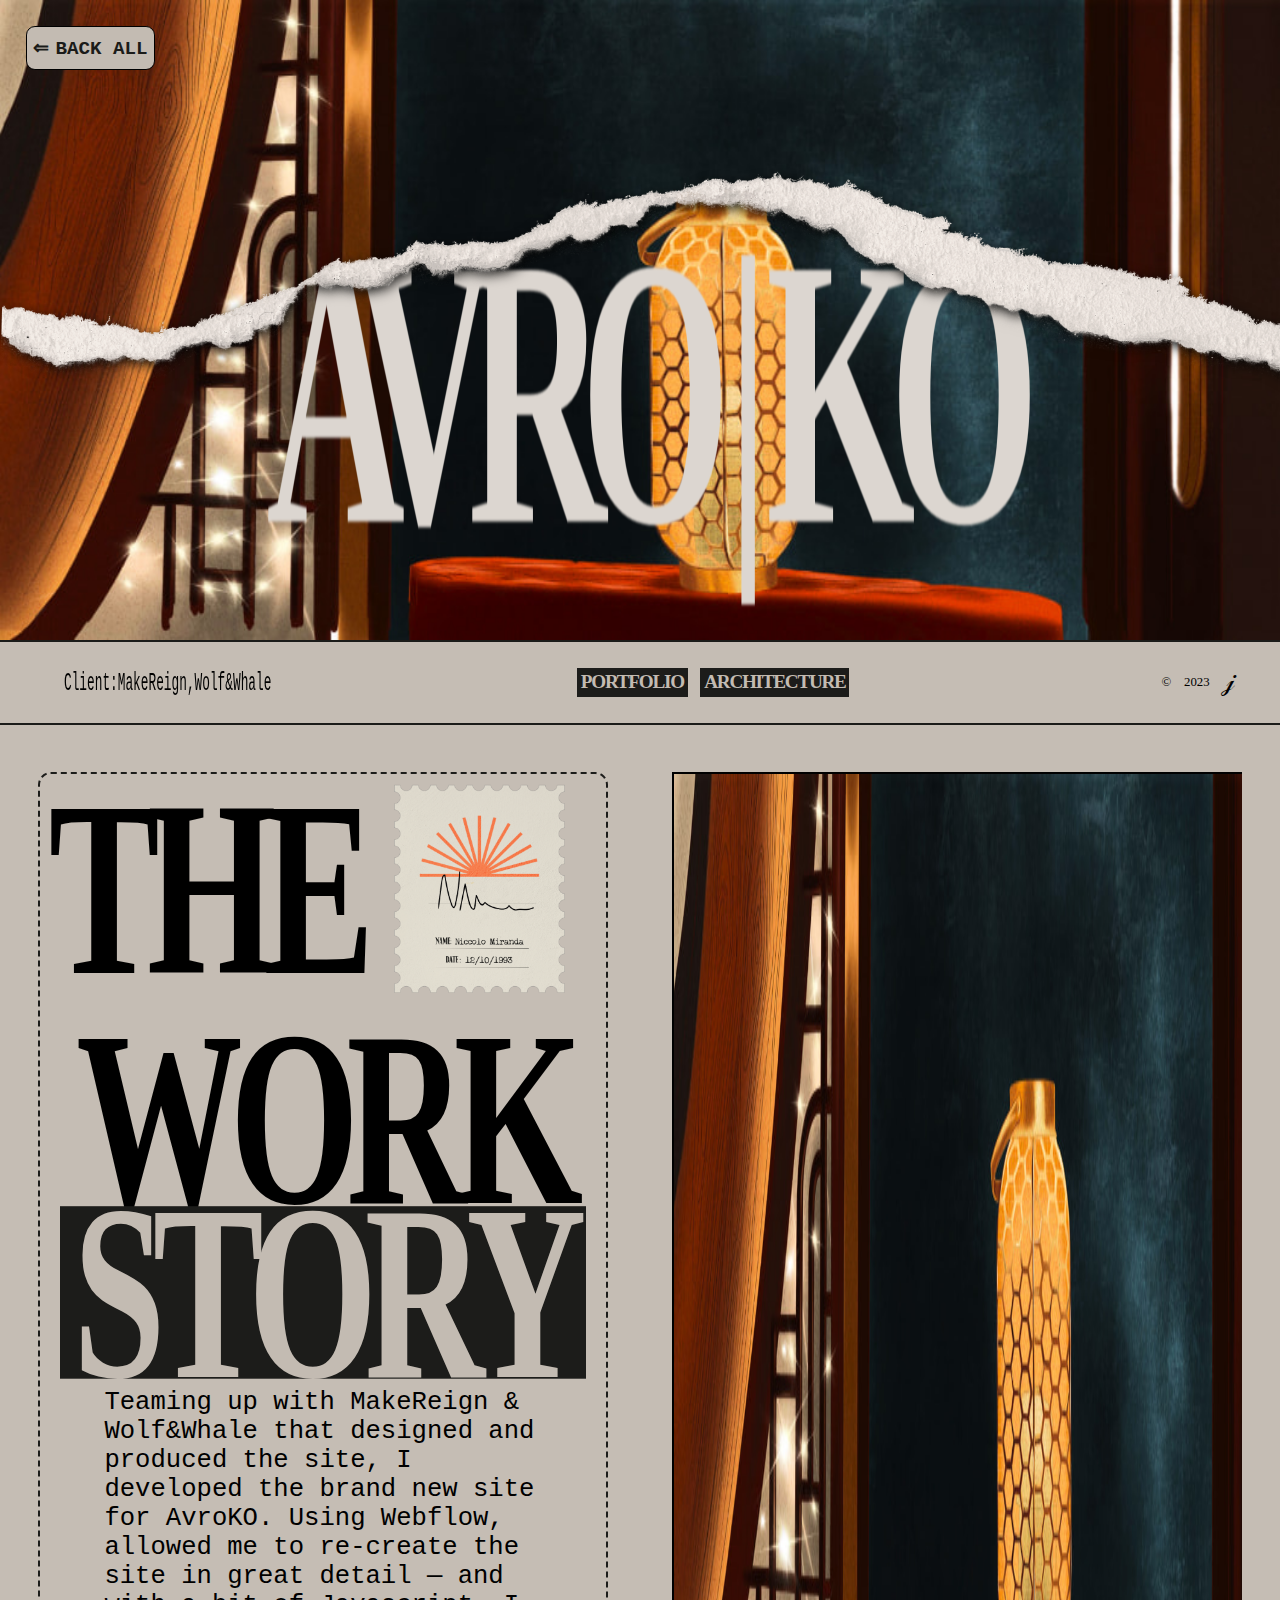
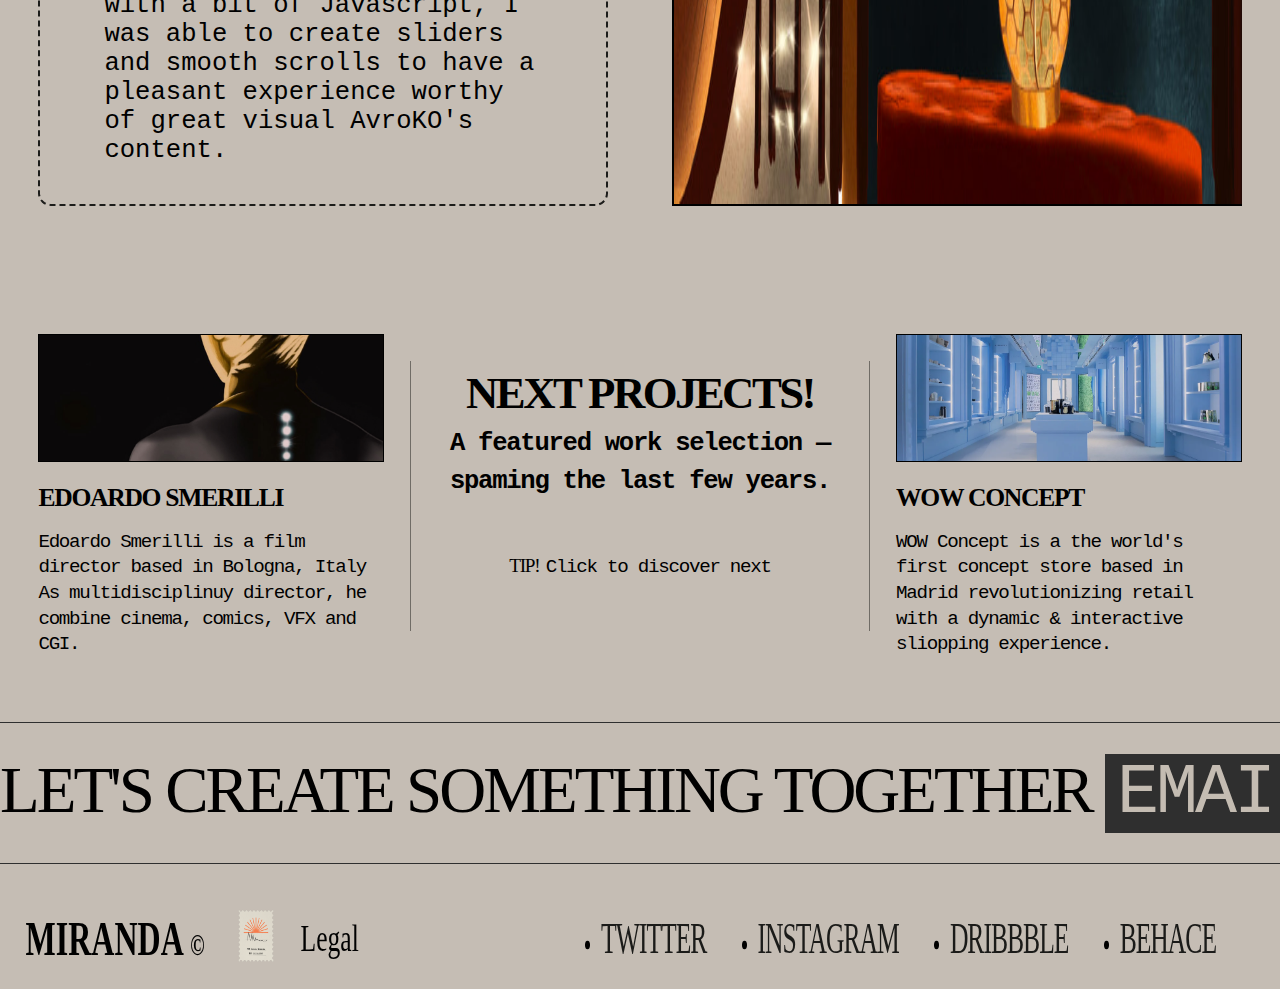
<file: first.html>
<!DOCTYPE html>
<html lang="en">

<head>
    <meta charset="UTF-8">
    <meta name="viewport" content="width=device-width, initial-scale=1.0">
    <link rel="icon" href="images/10.jpg" type="jpg">
    <title>Miranda - Paper Portfilo</title>
    <link rel="stylesheet" href="first.css">
</head>

<body>
    <div id="first-container">
        <div id="first-c-img">
            <img src="images/2.jpg" alt="IMAGES">
        </div>
        <div id="w-text">
            <h6>AVRO | KO</h6>
        </div>
        <div id="w-img">
            <img src="images/17.png" alt="IMAGES">
        </div>

        <div class="portfilo">
            <div class="portfilo-art">
                <h3 class="portfilo-left"><span>Client:</span>MakeReign,Wolf&Whale</h3>
                <div class="port-center">
                    <h2 class="port-center-text">PORTFOLIO</h2>
                    <h2 class="port-center-text">ARCHITECTURE</h2>
                </div>
                <div class="port-right">
                    <span>&copy;</span><span>2023</span><span id="logo">&jscr;</span>
                </div>
            </div>
        </div>
    </div>

    <div id="second-container">
        <div class="first-page-2">
            <div class="first-page2-left">
                <div class="left-first">
                    <h1 class="first-page2-left-h1">THE</h1>
                    <img src="images/6.jpg" alt="IMAGE">
                </div>
                <h1 class="first-page2-left-h1">WORK</h1>
                <h1 class="first-page2-left-h1 story">STORY</h1>
                <div class="first-page2-p">
                    <p><span class="t">T</span>eaming up with MakeReign &
                        Wolf&Whale that designed and
                        produced the site, I developed the brand
                        new site for AvroKO. Using Webflow, allowed
                        me to re-create the site in great detail — and
                        with a bit of Javascript, I was able to create
                        sliders and smooth scrolls to have a pleasant
                        experience worthy of great visual AvroKO's
                        content.</p>
                </div>
            </div>

            <div class="first-page2-right">
                <img src="images/2.jpg" alt="IMAGE">
            </div>
        </div>

        <div class="first-page-3">
            <div class="f1-left">
                <div class="f1-left-img">
                    <div class="f-p-3-img">
                        <img src="images/18.jpeg" alt="IMAGE">
                    </div>
                </div>
                <div class="f1-left-text">
                    <h1 class="f1-h1">EDOARDO SMERILLI</h1>
                    <p class="f1-p">Edoardo Smerilli is a film director based in Bologna, Italy As
                        multidisciplinuy director, he combine cinema, comics, VFX
                        and CGI.</p>
                </div>
            </div>
            <div class="f2-center">
                <div class="f2-text">
                    <h1 class="f2-text-h1">NEXT PROJECTS!</h1>
                    <h2 class="f2-text-h2">A featured work
                        selection — spaming
                        the last few years.</h2>
                    <p class="f2-text-p"><span>TIP!</span>Click to discover next</p>
                </div>
            </div>
            <div class="f3-right">
                <div class="f1-left-img">
                    <div class="f-p-3-img">
                        <img src="images/12.jpg" alt="IMAGE">
                    </div>
                </div>
                <div class="f1-left-text">
                    <h1 class="f1-h1">WOW CONCEPT</h1>
                    <p class="f1-p">WOW Concept is a the world's first concept store based in
                        Madrid revolutionizing retail with a dynamic & interactive
                        sliopping experience.</p>
                </div>
            </div>
        </div>

        <div id="page-11" class="f3-page11">
            <h1>LET'S CREATE SOMETHING TOGETHER <span>EMAIL ME</span></h1>
            <h1>LET'S CREATE SOMETHING TOGETHER <span>EMAIL ME</span></h1>
            <h1>LET'S CREATE SOMETHING TOGETHER <span>EMAIL ME</span></h1>
        </div>

        <div id="page-12">
            <div id="left">
                <h1>MIRANDA<span>&copy;</span></h1>
                <div id="im">
                    <img src="images/6.jpg" alt="image">
                </div>
                <h3>Legal</h3>
            </div>
            <div id="right">
                <ul id="nav">
                    <li><a href="#">TWITTER</a></li>
                    <li><a href="#">INSTAGRAM</a></li>
                    <li><a href="#">DRIBBBLE</a></li>
                    <li><a href="#">BEHACE</a></li>
                </ul>
            </div>
        </div>

        <div class="top-button">
            <a href="index.html">
                <div class="top-button-box">
                    <h1 class="top-button-box-h1"><span class="top-button-box-span">&lArr;</span>BACK ALL</h1>
                </div>
            </a>
        </div>

        <!-- <div class="gallery">
            <div class="g-button">
                Gallery
            </div>
        </div> -->

        <!-- <div class="g-menu">
            <div class="m-1">
                <div class="g-i1">
                    <img src="images/20.jpeg" alt="img">
                </div>
                <div class="g-i1">
                    <img src="images/21.jpeg" alt="img">
                </div>
                <div class="g-i1">
                    <img src="images/22.jpeg" alt="img">
                </div>
                <div class="g-i1">
                    <img src="images/23.jpeg" alt="img">
                </div>
                <div class="g-i1">
                    <img src="images/24.jpeg" alt="img">
                </div>
                <div class="g-i1">
                    <img src="images/25.jpeg" alt="img">
                </div>
            </div>
        </div> -->

    </div>





</body>

</html>
</file>
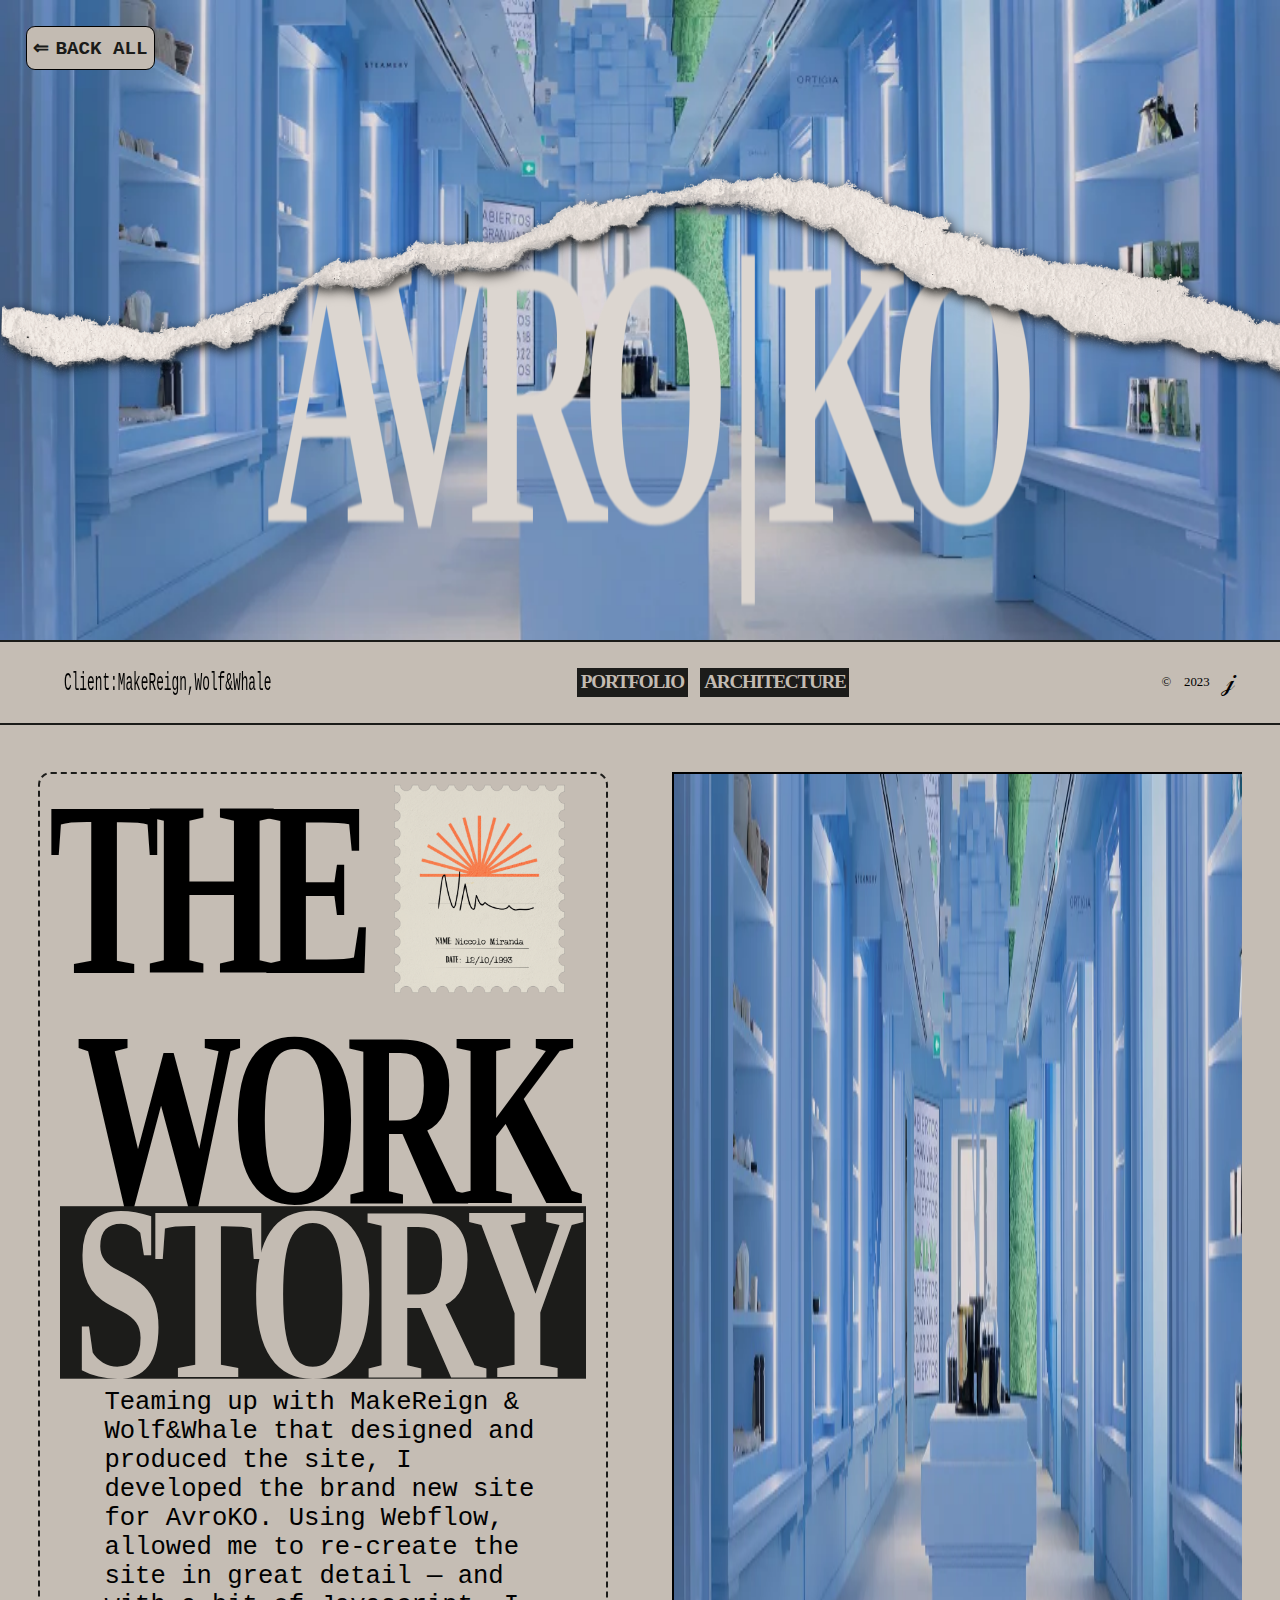
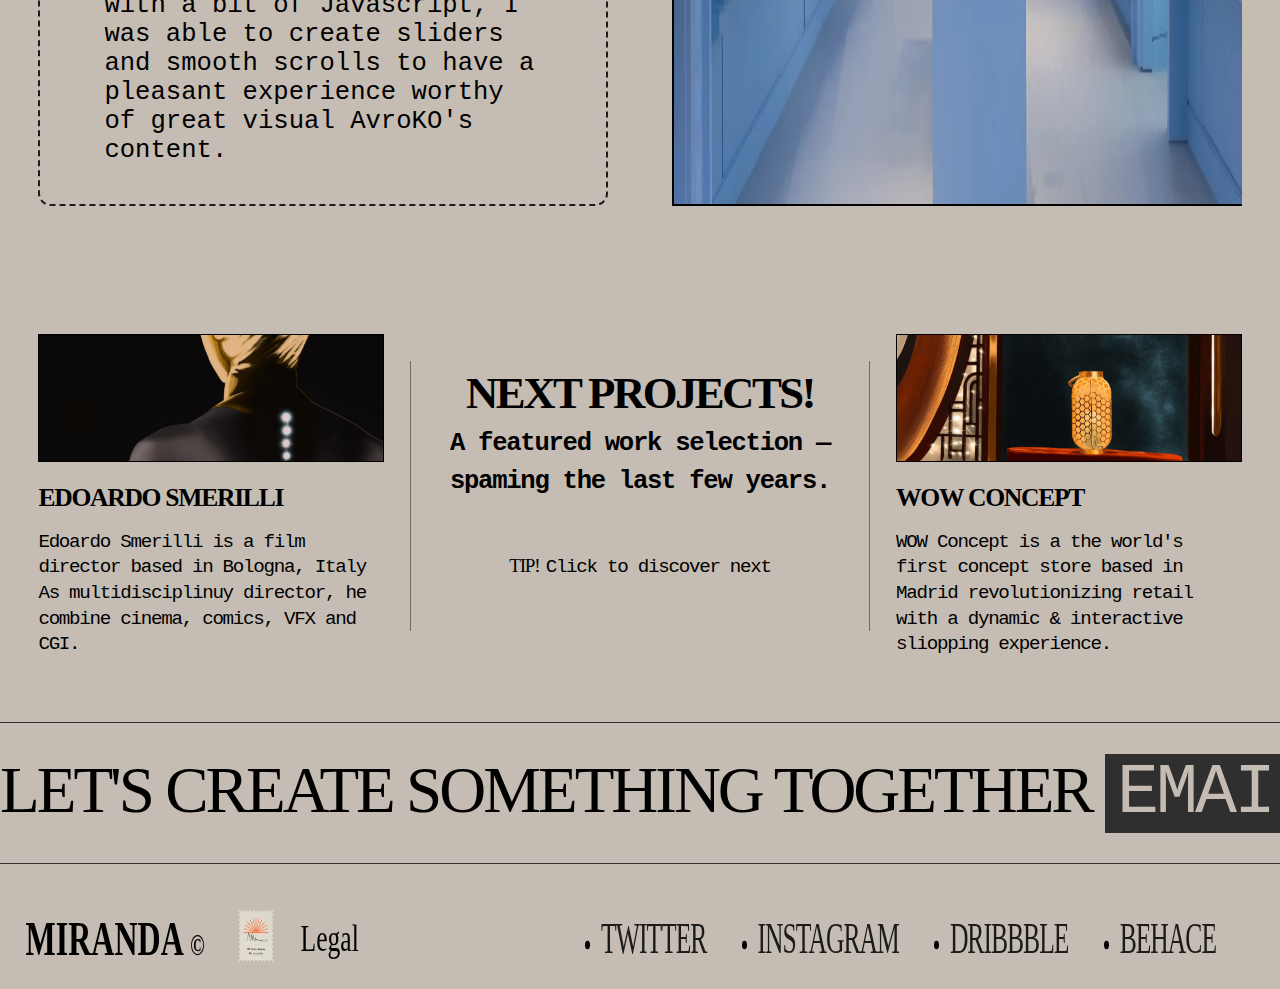
<file: four.html>
<!DOCTYPE html>
<html lang="en">

<head>
    <meta charset="UTF-8">
    <meta name="viewport" content="width=device-width, initial-scale=1.0">
    <link rel="icon" href="images/10.jpg" type="jpg">
    <title>Miranda - Paper Portfilo</title>
    <link rel="stylesheet" href="first.css">
</head>

<body>
    <div id="first-container">
        <div id="first-c-img">
            <img src="images/12.jpg" alt="IMAGES">
        </div>
        <div id="w-text">
            <h6>AVRO | KO</h6>
        </div>
        <div id="w-img">
            <img src="images/17.png" alt="IMAGES">
        </div>

        <div class="portfilo">
            <div class="portfilo-art">
                <h3 class="portfilo-left"><span>Client:</span>MakeReign,Wolf&Whale</h3>
                <div class="port-center">
                    <h2 class="port-center-text">PORTFOLIO</h2>
                    <h2 class="port-center-text">ARCHITECTURE</h2>
                </div>
                <div class="port-right">
                    <span>&copy;</span><span>2023</span><span id="logo">&jscr;</span>
                </div>
            </div>
        </div>
    </div>

    <div id="second-container">
        <div class="first-page-2">
            <div class="first-page2-left">
                <div class="left-first">
                    <h1 class="first-page2-left-h1">THE</h1>
                    <img src="images/6.jpg" alt="IMAGE">
                </div>
                <h1 class="first-page2-left-h1">WORK</h1>
                <h1 class="first-page2-left-h1 story">STORY</h1>
                <div class="first-page2-p">
                    <p><span class="t">T</span>eaming up with MakeReign &
                        Wolf&Whale that designed and
                        produced the site, I developed the brand
                        new site for AvroKO. Using Webflow, allowed
                        me to re-create the site in great detail — and
                        with a bit of Javascript, I was able to create
                        sliders and smooth scrolls to have a pleasant
                        experience worthy of great visual AvroKO's
                        content.</p>
                </div>
            </div>

            <div class="first-page2-right">
                <img src="images/12.jpg" alt="IMAGE">
            </div>
        </div>

        <div class="first-page-3">
            <div class="f1-left">
                <div class="f1-left-img">
                    <div class="f-p-3-img">
                        <img src="images/18.jpeg" alt="IMAGE">
                    </div>
                </div>
                <div class="f1-left-text">
                    <h1 class="f1-h1">EDOARDO SMERILLI</h1>
                    <p class="f1-p">Edoardo Smerilli is a film director based in Bologna, Italy As
                        multidisciplinuy director, he combine cinema, comics, VFX
                        and CGI.</p>
                </div>
            </div>
            <div class="f2-center">
                <div class="f2-text">
                    <h1 class="f2-text-h1">NEXT PROJECTS!</h1>
                    <h2 class="f2-text-h2">A featured work
                        selection — spaming
                        the last few years.</h2>
                    <p class="f2-text-p"><span>TIP!</span>Click to discover next</p>
                </div>
            </div>
            <div class="f3-right">
                <div class="f1-left-img">
                    <div class="f-p-3-img">
                        <img src="images/2.jpg" alt="IMAGE">
                    </div>
                </div>
                <div class="f1-left-text">
                    <h1 class="f1-h1">WOW CONCEPT</h1>
                    <p class="f1-p">WOW Concept is a the world's first concept store based in
                        Madrid revolutionizing retail with a dynamic & interactive
                        sliopping experience.</p>
                </div>
            </div>
        </div>

        <div id="page-11" class="f3-page11">
            <h1>LET'S CREATE SOMETHING TOGETHER <span>EMAIL ME</span></h1>
            <h1>LET'S CREATE SOMETHING TOGETHER <span>EMAIL ME</span></h1>
            <h1>LET'S CREATE SOMETHING TOGETHER <span>EMAIL ME</span></h1>
        </div>

        <div id="page-12">
            <div id="left">
                <h1>MIRANDA<span>&copy;</span></h1>
                <div id="im">
                    <img src="images/6.jpg" alt="image">
                </div>
                <h3>Legal</h3>
            </div>
            <div id="right">
                <ul id="nav">
                    <li><a href="#">TWITTER</a></li>
                    <li><a href="#">INSTAGRAM</a></li>
                    <li><a href="#">DRIBBBLE</a></li>
                    <li><a href="#">BEHACE</a></li>
                </ul>
            </div>
        </div>

        <div class="top-button">
            <a href="index.html">
                <div class="top-button-box">
                    <h1 class="top-button-box-h1"><span class="top-button-box-span">&lArr;</span>BACK ALL</h1>
                </div>
            </a>
        </div>

    </div>

</body>

</html>
</file>
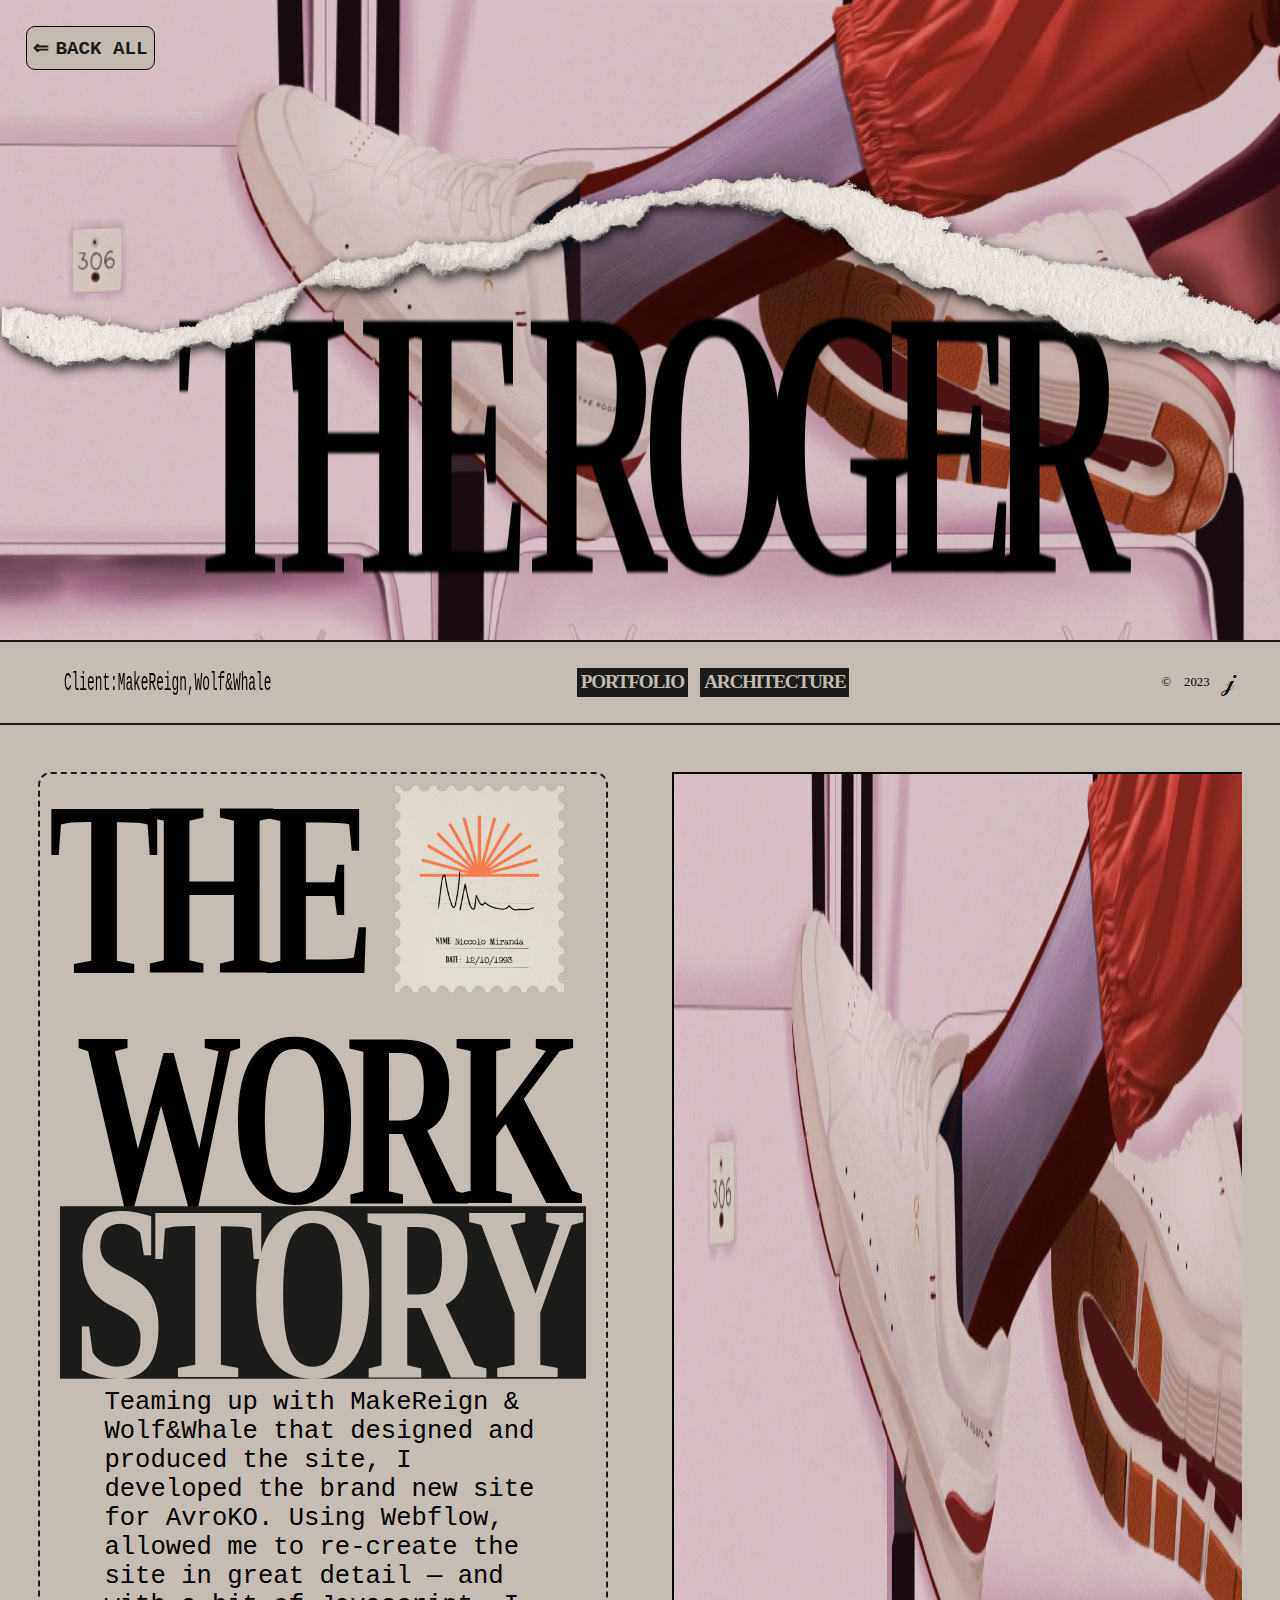
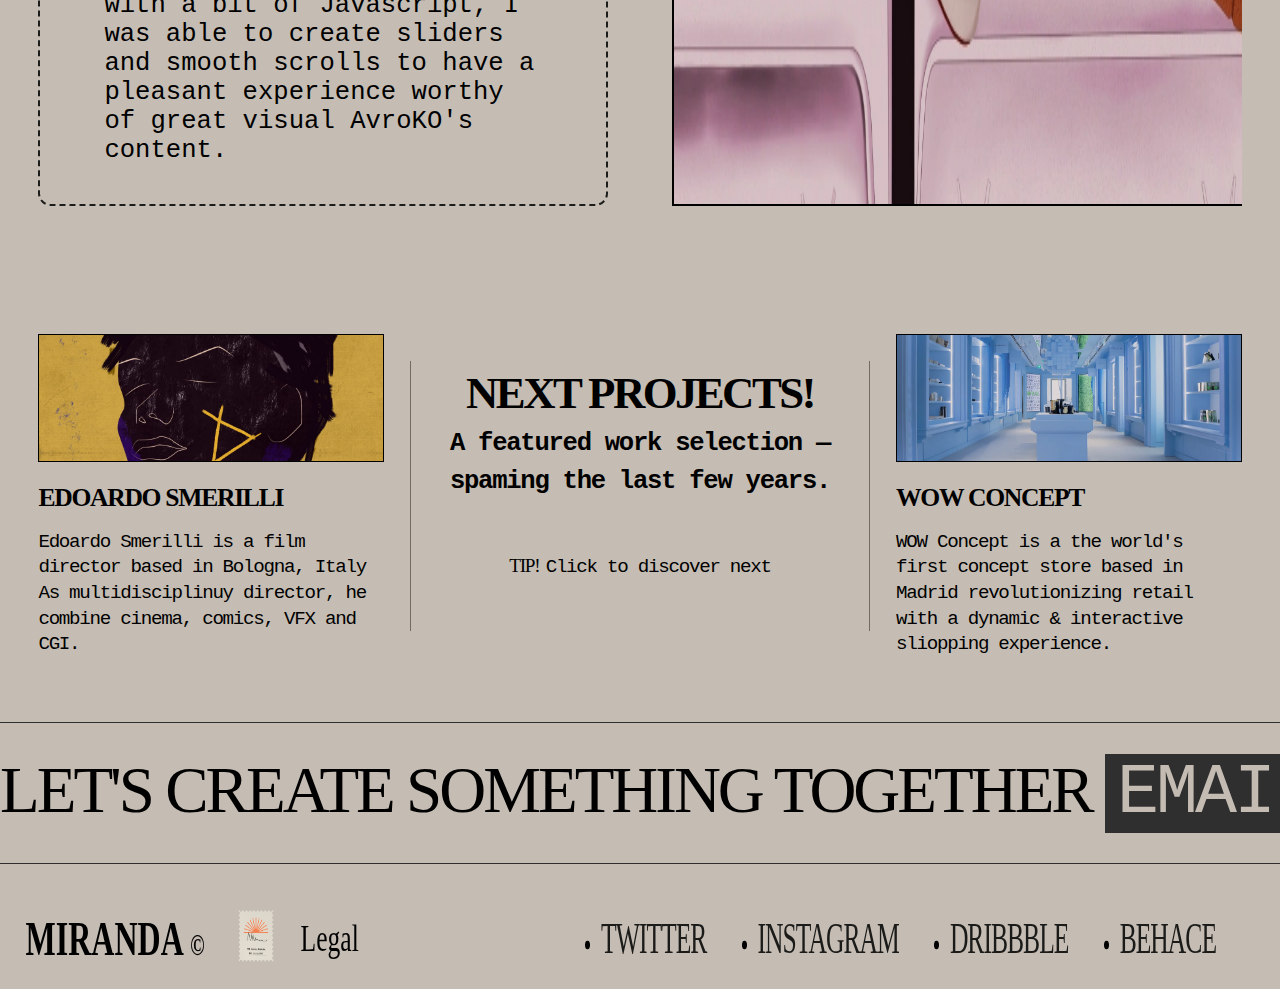
<file: second.html>
<!DOCTYPE html>
<html lang="en">

<head>
    <meta charset="UTF-8">
    <meta name="viewport" content="width=device-width, initial-scale=1.0">
    <link rel="icon" href="images/10.jpg" type="jpg">
    <title>Miranda - Paper Portfilo</title>
    <link rel="stylesheet" href="first.css">
</head>

<body>
    <div id="first-container">
        <div id="first-c-img">
            <img src="images/3.jpg" alt="IMAGES">
        </div>
        <div id="w-text" class="second-html">
            <h6 style="color: black; padding:4vw;">THE ROGER</h6>
        </div>
        <div id="w-img">
            <img src="images/17.png" alt="IMAGES">
        </div>

        <div class="portfilo">
            <div class="portfilo-art">
                <h3 class="portfilo-left"><span>Client:</span>MakeReign,Wolf&Whale</h3>
                <div class="port-center">
                    <h2 class="port-center-text">PORTFOLIO</h2>
                    <h2 class="port-center-text">ARCHITECTURE</h2>
                </div>
                <div class="port-right">
                    <span>&copy;</span><span>2023</span><span id="logo">&jscr;</span>
                </div>
            </div>
        </div>
    </div>

    <div id="second-container">
        <div class="first-page-2">
            <div class="first-page2-left">
                <div class="left-first">
                    <h1 class="first-page2-left-h1">THE</h1>
                    <img src="images/6.jpg" alt="IMAGE">
                </div>
                <h1 class="first-page2-left-h1">WORK</h1>
                <h1 class="first-page2-left-h1 story">STORY</h1>
                <div class="first-page2-p">
                    <p><span class="t">T</span>eaming up with MakeReign &
                        Wolf&Whale that designed and
                        produced the site, I developed the brand
                        new site for AvroKO. Using Webflow, allowed
                        me to re-create the site in great detail — and
                        with a bit of Javascript, I was able to create
                        sliders and smooth scrolls to have a pleasant
                        experience worthy of great visual AvroKO's
                        content.</p>
                </div>
            </div>
            <div class="first-page2-right">
                <img src="images/3.jpg" alt="IMAGE">
            </div>
        </div>

        <div class="first-page-3">
            <div class="f1-left">
                <div class="f1-left-img">
                    <div class="f-p-3-img">
                        <img src="images/19.jpeg" alt="IMAGE">
                    </div>
                </div>
                <div class="f1-left-text">
                    <h1 class="f1-h1">EDOARDO SMERILLI</h1>
                    <p class="f1-p">Edoardo Smerilli is a film director based in Bologna, Italy As
                        multidisciplinuy director, he combine cinema, comics, VFX
                        and CGI.</p>
                </div>
            </div>
            <div class="f2-center">
                <div class="f2-text">
                    <h1 class="f2-text-h1">NEXT PROJECTS!</h1>
                    <h2 class="f2-text-h2">A featured work
                        selection — spaming
                        the last few years.</h2>
                    <p class="f2-text-p"><span>TIP!</span>Click to discover next</p>
                </div>
            </div>
            <div class="f3-right">
                <div class="f1-left-img">
                    <div class="f-p-3-img">
                        <img src="images/12.jpg" alt="IMAGE">
                    </div>
                </div>
                <div class="f1-left-text">
                    <h1 class="f1-h1">WOW CONCEPT</h1>
                    <p class="f1-p">WOW Concept is a the world's first concept store based in
                        Madrid revolutionizing retail with a dynamic & interactive
                        sliopping experience.</p>
                </div>
            </div>
        </div>

        <div id="page-11" class="f3-page11">
            <h1>LET'S CREATE SOMETHING TOGETHER <span>EMAIL ME</span></h1>
            <h1>LET'S CREATE SOMETHING TOGETHER <span>EMAIL ME</span></h1>
            <h1>LET'S CREATE SOMETHING TOGETHER <span>EMAIL ME</span></h1>
        </div>

        <div id="page-12">
            <div id="left">
                <h1>MIRANDA<span>&copy;</span></h1>
                <div id="im">
                    <img src="images/6.jpg" alt="image">
                </div>
                <h3>Legal</h3>
            </div>
            <div id="right">
                <ul id="nav">
                    <li><a href="#">TWITTER</a></li>
                    <li><a href="#">INSTAGRAM</a></li>
                    <li><a href="#">DRIBBBLE</a></li>
                    <li><a href="#">BEHACE</a></li>
                </ul>
            </div>
        </div>

        <div class="top-button">
            <a href="index.html">
                <div class="top-button-box">
                    <h1 class="top-button-box-h1"><span class="top-button-box-span">&lArr;</span>BACK ALL</h1>
                </div>
            </a>
        </div>
    </div>

</body>

</html>
</file>
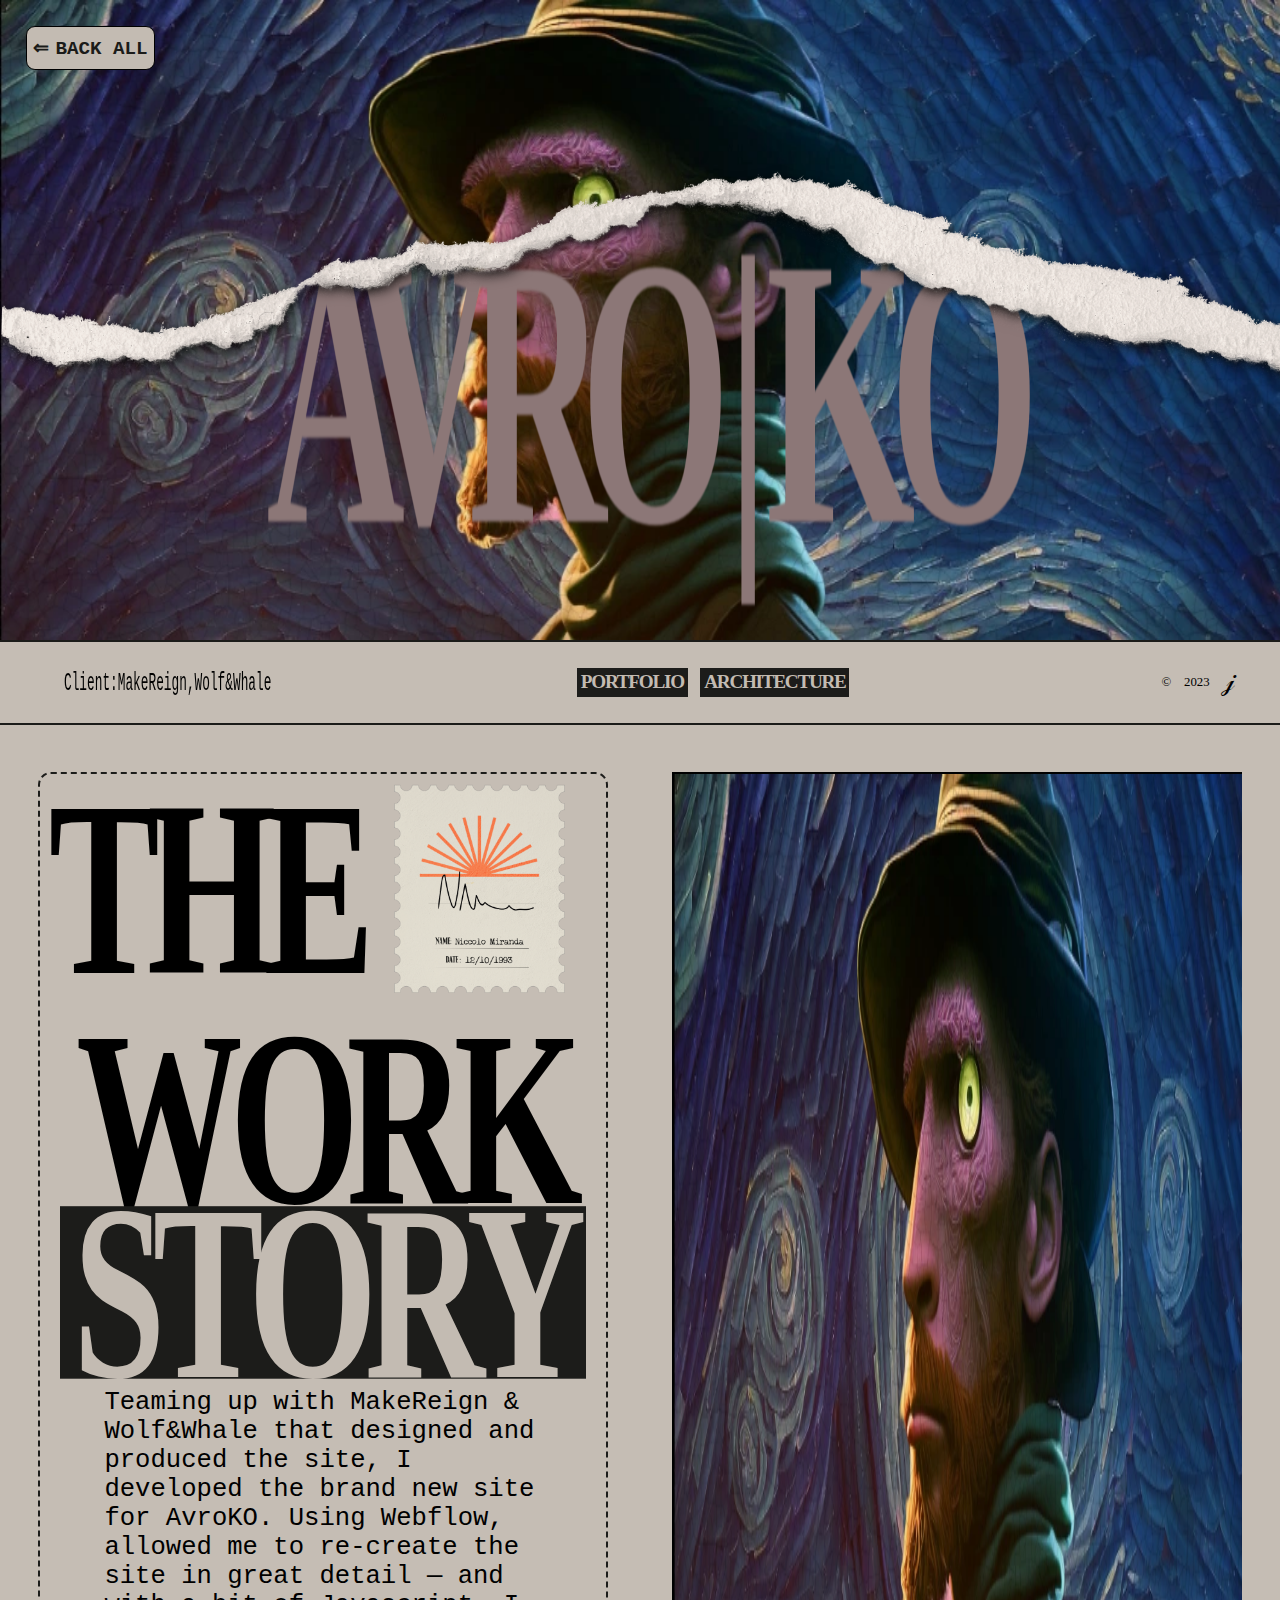
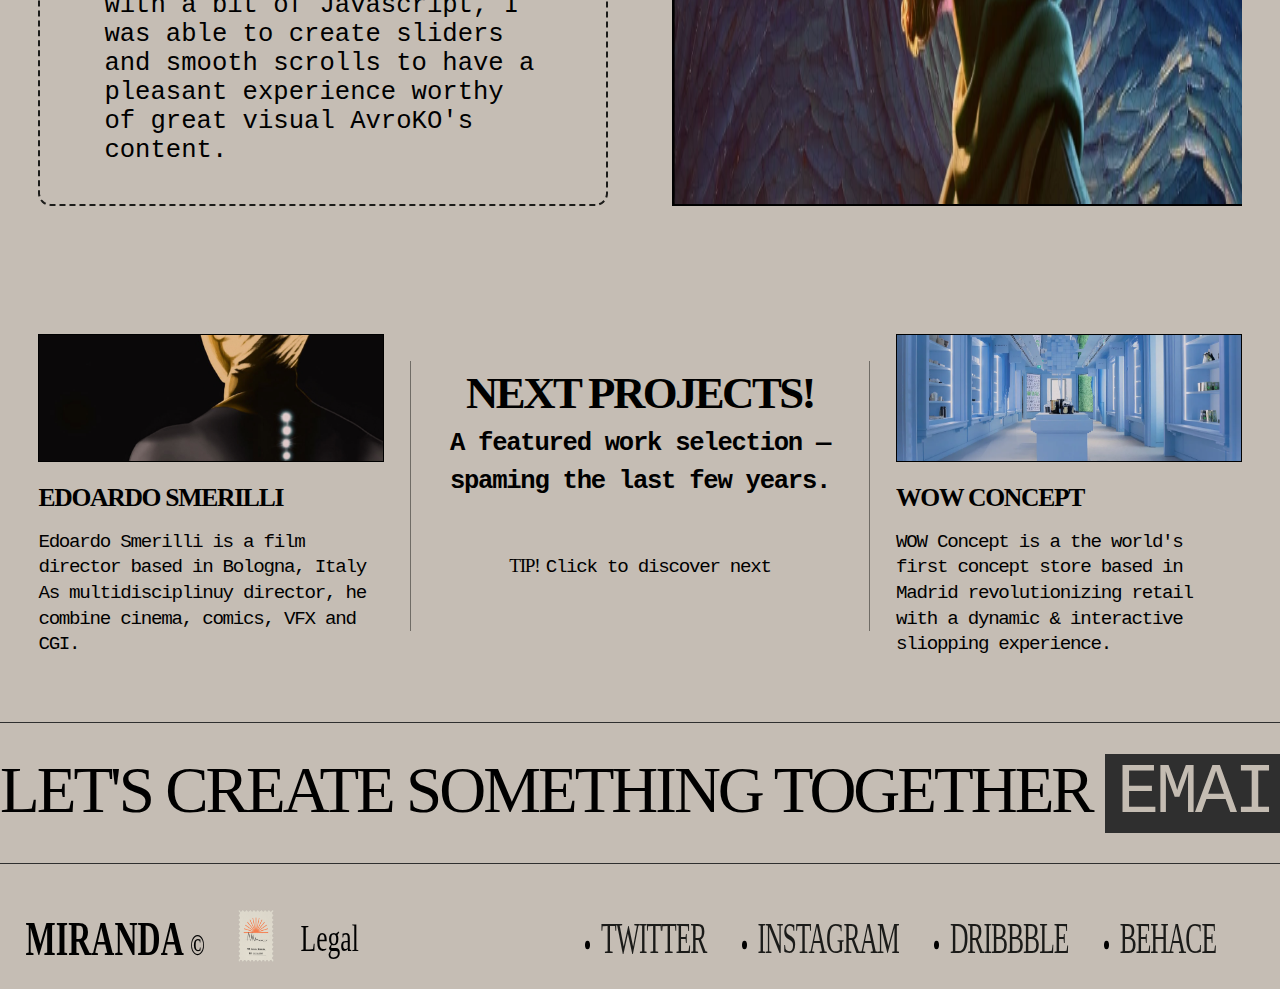
<file: third.html>
<!DOCTYPE html>
<html lang="en">

<head>
    <meta charset="UTF-8">
    <meta name="viewport" content="width=device-width, initial-scale=1.0">
    <link rel="icon" href="images/10.jpg" type="jpg">
    <title>Miranda - Paper Portfilo</title>
    <link rel="stylesheet" href="first.css">
</head>

<body>
    <div id="first-container">
        <div id="first-c-img">
            <img src="images/7.jpg" alt="IMAGES">
        </div>
        <div id="w-text">
            <h6 style="color: rgb(140, 119, 119);">AVRO | KO</h6>
        </div>
        <div id="w-img">
            <img src="images/17.png" alt="IMAGES">
        </div>

        <div class="portfilo">
            <div class="portfilo-art">
                <h3 class="portfilo-left"><span>Client:</span>MakeReign,Wolf&Whale</h3>
                <div class="port-center">
                    <h2 class="port-center-text">PORTFOLIO</h2>
                    <h2 class="port-center-text">ARCHITECTURE</h2>
                </div>
                <div class="port-right">
                    <span>&copy;</span><span>2023</span><span id="logo">&jscr;</span>
                </div>
            </div>
        </div>
    </div>

    <div id="second-container">
        <div class="first-page-2">
            <div class="first-page2-left">
                <div class="left-first">
                    <h1 class="first-page2-left-h1">THE</h1>
                    <img src="images/6.jpg" alt="IMAGE">
                </div>
                <h1 class="first-page2-left-h1">WORK</h1>
                <h1 class="first-page2-left-h1 story">STORY</h1>
                <div class="first-page2-p">
                    <p><span class="t">T</span>eaming up with MakeReign &
                        Wolf&Whale that designed and
                        produced the site, I developed the brand
                        new site for AvroKO. Using Webflow, allowed
                        me to re-create the site in great detail — and
                        with a bit of Javascript, I was able to create
                        sliders and smooth scrolls to have a pleasant
                        experience worthy of great visual AvroKO's
                        content.</p>
                </div>
            </div>

            <div class="first-page2-right">
                <img src="images/7.jpg" alt="IMAGE">
            </div>
        </div>

        <div class="first-page-3">
            <div class="f1-left">
                <div class="f1-left-img">
                    <div class="f-p-3-img">
                        <img src="images/18.jpeg" alt="IMAGE">
                    </div>
                </div>
                <div class="f1-left-text">
                    <h1 class="f1-h1">EDOARDO SMERILLI</h1>
                    <p class="f1-p">Edoardo Smerilli is a film director based in Bologna, Italy As
                        multidisciplinuy director, he combine cinema, comics, VFX
                        and CGI.</p>
                </div>
            </div>
            <div class="f2-center">
                <div class="f2-text">
                    <h1 class="f2-text-h1">NEXT PROJECTS!</h1>
                    <h2 class="f2-text-h2">A featured work
                        selection — spaming
                        the last few years.</h2>
                    <p class="f2-text-p"><span>TIP!</span>Click to discover next</p>
                </div>
            </div>
            <div class="f3-right">
                <div class="f1-left-img">
                    <div class="f-p-3-img">
                        <img src="images/12.jpg" alt="IMAGE">
                    </div>
                </div>
                <div class="f1-left-text">
                    <h1 class="f1-h1">WOW CONCEPT</h1>
                    <p class="f1-p">WOW Concept is a the world's first concept store based in
                        Madrid revolutionizing retail with a dynamic & interactive
                        sliopping experience.</p>
                </div>
            </div>
        </div>

        <div id="page-11" class="f3-page11">
            <h1>LET'S CREATE SOMETHING TOGETHER <span>EMAIL ME</span></h1>
            <h1>LET'S CREATE SOMETHING TOGETHER <span>EMAIL ME</span></h1>
            <h1>LET'S CREATE SOMETHING TOGETHER <span>EMAIL ME</span></h1>
        </div>

        <div id="page-12">
            <div id="left">
                <h1>MIRANDA<span>&copy;</span></h1>
                <div id="im">
                    <img src="images/6.jpg" alt="image">
                </div>
                <h3>Legal</h3>
            </div>
            <div id="right">
                <ul id="nav">
                    <li><a href="#">TWITTER</a></li>
                    <li><a href="#">INSTAGRAM</a></li>
                    <li><a href="#">DRIBBBLE</a></li>
                    <li><a href="#">BEHACE</a></li>
                </ul>
            </div>
        </div>

        <div class="top-button">
            <a href="index.html">
                <div class="top-button-box">
                    <h1 class="top-button-box-h1"><span class="top-button-box-span">&lArr;</span>BACK ALL</h1>
                </div>
            </a>
        </div>

    </div>

</body>

</html>
</file>
<file: first.css>
* {
    padding: 0;
    margin: 0;
    box-sizing: border-box;
}

:root {
    --firsttext: 'Courier New', Courier, monospace;
    --secondtext: Georgia, 'Times New Roman', Times, serif;
}

html,
body {
    height: 100%;
    width: 100%;
    /* background: url(2.jpg); */
    object-fit: cover;
}

#first-container{
    overflow-x: hidden;
}

#first-c-img{
    overflow: hidden;
}

#first-c-img img{
    overflow: hidden;
    width: 100vw;
    height: 50vw;

}

#w-text{
    overflow-x: hidden;
    background-color: red;
}

#w-text h6{  
    overflow: hidden;
    display:flex;
    justify-content: center;
    align-items: center;
    letter-spacing: -2vw; 
    transform: scaleY(2);
    width: 100%;
    color: #DCD6D0;
    object-fit: cover;
    top:22vw;
    position: absolute;
    font-size: 15vw;
    filter: blur(0.7px);
}


#w-img{
    position: absolute;
    top: 12vw;
    overflow-x: hidden;
}

#w-img img{
    width: 101%;
    filter: drop-shadow(2px 4px 6px black);
}


.portfilo-art{
    overflow: hidden;
    object-fit: cover;
    display: flex;
    justify-content: space-between;
    align-items: center;
    position: absolute;
    top:50vw;
    padding: 2vw 5vw;
    width: 100%;
    border-top: 2px solid #1b1b19;
    border-bottom: 2px solid #1b1b19;
    background-color: #C5BDB4;
}

.portfilo-left{
    font-family: var(--firsttext);
    font-size: 1vw;
    transform: scaleY(2);
    font-weight: 100;
    cursor: pointer;
}


.port-center{
    overflow: hidden;
    font-family: var(--secondtext);
    display: flex;
    font-size: 1vw;
    cursor: pointer;
}

.port-center-text{
    overflow: hidden;
    background-color: #1C1C1A;
    color: #C3BBB2;
    margin: 0vw 0.5vw;
    padding: 0.3vw;
    letter-spacing: -0.1vw;
}

.port-right{
    display: flex;
    font-size: 1vw;
    cursor: pointer;
}

.port-right span{
    margin: 0vw 0.5vw;
}


.port-right #logo{
    font-size: 2vw;
    position: absolute;
    right:3vw;
    bottom:2vw;
}

#second-container{
    overflow-x: hidden;
    background-color: #C5BDB4;
}

.first-page-2{
    margin:10vw 3vw;
    display: flex;
}

.first-page2-left{
    display: flex;
    flex-direction: column;
    align-items: center;
    width: 50vw;
    border: 2px dashed #1C1C1A;
    border-radius:1vw;
    margin-right: 5vw;
}

.left-first{
    display:flex;
}

.left-first img{
    height: 18vw;
    margin: 0vw 2vw;
}

.first-page2-left-h1{
    font-size:13vw;
    letter-spacing: -1vw;
    transform: scaleY(1.5);
    line-height:18vw;
}


.first-page2-p{
    font-family: var(--firsttext);
    margin: 3vw 5vw;
    font-size: 2vw;
}

.first-page2-right{
    width: 50vw;
    object-fit:cover;
    overflow: hidden;
}

.first-page2-right img{
    border: 2px solid black;
    width: 50vw;
    height:100%;
}

.story{
    background-color: #1C1C1A;
    color: #C3BBB2;
    line-height: 5vw;
    padding: 2vw 1vw;
}


/* page-3 */



.first-page-3{
    /* width: 100vw; */
    display: flex;
    justify-content: center;
    align-items: center;
    margin: 0vw 3vw;
}

.f1-left{
    display: flex;
    flex-direction: column;
    justify-content: space-between;
    width: 33vw;
}

.f1-left-img img{
    width: 27vw;
    height: 10vw;
    border: 1px solid black;
    cursor: pointer;
    object-fit: cover;
}

.f1-left-img{
    overflow: hidden;
}

.f1-left-img img{
    transition: all 0.5s ease-in;
}
 
.f-p-3-img:hover img{
    transform: scale(1.1);
}

.f1-left-text{
    display: flex;
    flex-direction: column;
    /* background-color: red; */
    line-height: 5vw;
}

.f3-right{
    width: 33vw;
}

.f1-h1{
    font-family: var(--secondtext);
    font-size: 2vw;
    letter-spacing: -0.1vw;
}

.f1-p{
    font-family: var(--firsttext);
    font-size: 1.5vw;
    letter-spacing: -0.1vw;
    line-height: 2vw;
}


.f2-center{
    /* background-color: yellow; */
    margin: 0vw 2vw;
    border-left: 1px solid #706C66;
    border-right: 1px solid #706C66;
    line-height: 10vw;
}

.f2-text{
    display: flex;
    flex-direction: column;
    justify-content: center;
    align-items: center;
    text-align: center;
    margin: 0vw 3vw;
}

.f2-text-h1{
    font-size: 3.5vw;
    letter-spacing: -0.2vw;
    line-height: 5vw;
}

.f2-text-h2{
    font-family: var(--firsttext);
    font-size: 2vw;
    letter-spacing: -0.1vw;
    line-height: 3vw;
}

.f2-text-p{
    font-family: var(--firsttext);
    font-size: 1.5vw;
    letter-spacing: -0.1vw;
}

.f2-text-p span{
    font-family: var(--secondtext);
    margin-right:0.5vw;
}


#page-11 {
    /* height: 100px; */
    padding: 30px 0px;
    width: 100%;
    /* margin-top: 50px; */
    background-color: #C5BDB4;
    white-space: nowrap;
    overflow-x: auto;
    overflow-y: hidden;
    border-top: 1px solid #2f2f2f;
    border-bottom: 1px solid #2f2f2f;
}

#page-11::-webkit-scrollbar {
    display: none;
}

#page-11 h1 {
    font-size: 65px;
    font-family: var(--secondtext);
    font-weight: 100;
    display: inline-block;
    margin-right: 30px;
    animation-name: scroll;
    animation-duration: 3s;
    animation-iteration-count: infinite;
    animation-timing-function: linear;
    letter-spacing: -3px;
}

#page-11 h1 span {
    font-size: 70px;
    font-family: var(--firsttext);
    /* font-weight: 500; */
    background-color: #2f2f2f;
    color: #C4BCB2;
    padding: 0px 12px;
    letter-spacing: -3x;
}


@keyframes scroll {
    0% {
        transform: translateX(0);
    }

    100% {
        /* transform: translateX(-100%); */
        transform: translateX(calc(-100% - 34px));
    }
}

#page-11:hover h1 {
    animation-play-state: paused;
}

#page-12 {
    height: 100px;
    width: 100%;
    background-color: #C5BDB4;
    display: flex;
    align-items: center;
    justify-content: space-between;
}

#page-12 #left {
    display: flex;
    justify-content: center;
    align-items: center;
    margin-left: 2%;
    transform: scaleY(1.5);
}

#page-12 #left h1 {
    font-family: var(--secondtext);
    font-size: 2.5vw;
}

#page-12 #left span {
    margin: 0vw 0.5vw;
    font-size: 1.5vw;
}

#im:hover img {
    transform: scale(2.5);
}

#page-12 #left h3 {
    font-family: var(--secondtext);
    font-size: 2vw;
    font-weight: 100;
}

#page-12 #left img {
    height: 3vw;
    width: 3vw;
    margin: 0vw 2vw;
    transition: all ease-in 0.5s;
}

#page-12 #right {
    display: flex;
    flex-direction: row;
}

#page-12 #right #nav {
    height: 100px;
    width: 100%;
    padding: 0vw 3vw;
    display: flex;
    align-items: center;
}

#page-12 #right #nav li {
    margin: 0vw 2vw;
    transform: scaleY(1.7);
}

#page-12 #right #nav li a {
    text-decoration: dotted;
    color: #1b1b19;
    letter-spacing: -1px;
    font-family: var(--secondtext);
    font-size: 2vw;
}



.f3-page11{
    margin-top: 5vw;
    margin-bottom: 2vw;
}


.top-button{
    position: absolute;
    top: 2vw;
    transition: all 1s ease-in-out;
}

.top-button a{
    text-decoration: none;
    color: #1b1b19;
    margin: 0vw 2vw;
    
}

.top-button-box{
    background-color: #C3BBB2;
    display: inline-block;
    border: 1px solid black;
    border-radius: 0.7vw;
}

.top-button-box-h1{
    font-family: var(--firsttext);
    font-size: 1.5vw;
    padding: 0.7vw 0.5vw;
}

.top-button-box-h1 span{
    margin-right: 0.5vw;
}

/* 
.gallery{
    position: absolute;
    top: 135vw;
    left: 85vw;
    bottom: 0;
    right: 5;
    cursor: pointer;
}

.g-button{
    font-family: var(--secondtext);
    font-size: 2vw;
    background-color: #C6BFB5;
    color: black;
    padding:1vw;
    border: 1px solid black;
    border-radius: 1vw;
}


.g-menu{
    position: absolute;
    display: none;
    background-color: #C5BDB4;
    top: 0vw;
    left:50vw;
    right: 0;
    bottom: 0;
}

.g-i1{
    overflow: hidden;
    padding: 2.65vw 5vw;
}
.g-i1 img{
    overflow: hidden;
    width: 40vw;
    border: 1px solid #1b1b19;
    border-radius: 1vw;
} */
</file>
